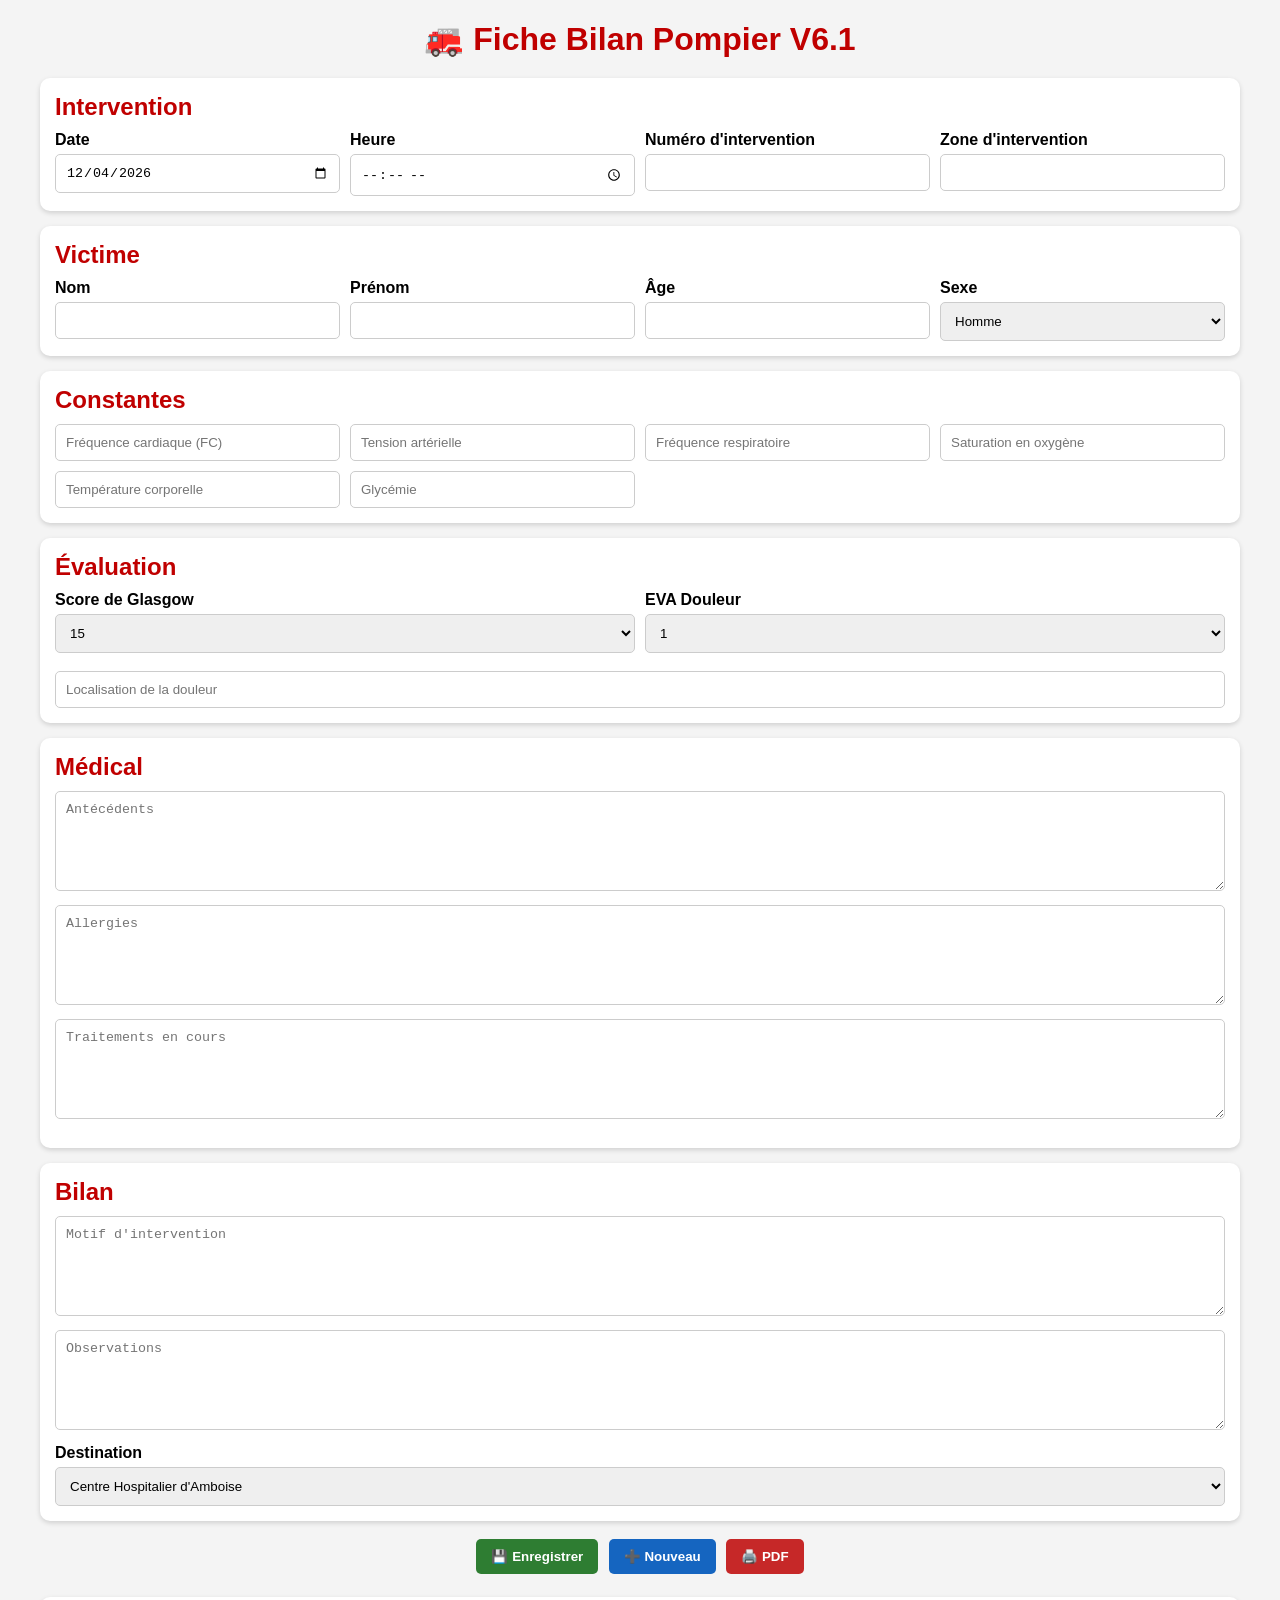
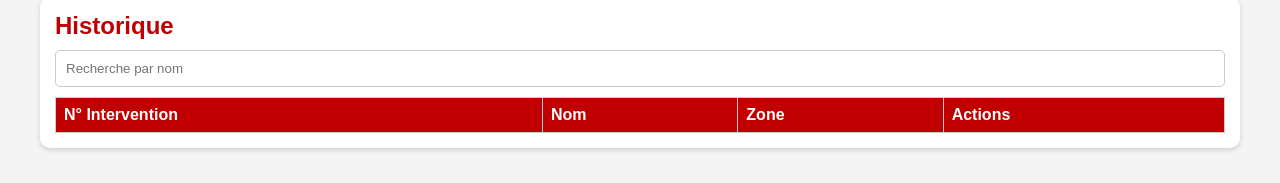
<file: index.html>
<!DOCTYPE html>
<html lang="fr">

<head>
    <meta charset="UTF-8">
    <meta name="viewport" content="width=device-width, initial-scale=1.0">
    <title>Fiche Bilan Pompier V6.1</title>

    <link rel="stylesheet" href="style.css">
</head>

<body>

    <div class="container">

        <h1>🚒 Fiche Bilan Pompier V6.1</h1>

        <div class="card">

            <h2>Intervention</h2>

            <div class="grid">

                <div>
                    <label>Date</label>
                    <input type="date" id="date">
                </div>

                <div>
                    <label>Heure</label>
                    <input type="time" id="heure">
                </div>

                <div>
                    <label>Numéro d'intervention</label>
                    <input id="intervention">
                </div>

                <div>
                    <label>Zone d'intervention</label>
                    <input id="zone">
                </div>

            </div>

        </div>

        <div class="card">

            <h2>Victime</h2>

            <div class="grid">

                <div>
                    <label>Nom</label>
                    <input id="nom">
                </div>

                <div>
                    <label>Prénom</label>
                    <input id="prenom">
                </div>

                <div>
                    <label>Âge</label>
                    <input id="age">
                </div>

                <div>
                    <label>Sexe</label>
                    <select id="sexe">
                        <option>Homme</option>
                        <option>Femme</option>
                    </select>
                </div>

            </div>

        </div>

        <div class="card">

            <h2>Constantes</h2>

            <div class="grid">

                <input id="fc" placeholder="Fréquence cardiaque (FC)">
                <input id="ta" placeholder="Tension artérielle">
                <input id="fr" placeholder="Fréquence respiratoire">
                <input id="sat" placeholder="Saturation en oxygène">
                <input id="temp" placeholder="Température corporelle">
                <input id="glycemie" placeholder="Glycémie">

            </div>

        </div>

        <div class="card">

            <h2>Évaluation</h2>

            <div class="grid">

                <div>
                    <label>Score de Glasgow</label>
                    <select id="glasgow">
                        <option>15</option>
                        <option>14</option>
                        <option>13</option>
                        <option>12</option>
                        <option>11</option>
                        <option>10</option>
                        <option>9</option>
                        <option>8</option>
                        <option>7</option>
                        <option>6</option>
                        <option>5</option>
                        <option>4</option>
                        <option>3</option>
                    </select>
                </div>

                <div>
                    <label>EVA Douleur</label>
                    <select id="eva">
                        <option>1</option>
                        <option>2</option>
                        <option>3</option>
                        <option>4</option>
                        <option>5</option>
                        <option>6</option>
                        <option>7</option>
                        <option>8</option>
                        <option>9</option>
                        <option>10</option>
                    </select>
                </div>

            </div>

            <br>

            <input
                id="douleur"
                placeholder="Localisation de la douleur">

        </div>

        <div class="card">

            <h2>Médical</h2>

            <textarea
                id="antecedents"
                placeholder="Antécédents"></textarea>

            <textarea
                id="allergies"
                placeholder="Allergies"></textarea>

            <textarea
                id="traitements"
                placeholder="Traitements en cours"></textarea>

        </div>

        <div class="card">

            <h2>Bilan</h2>

            <textarea
                id="motif"
                placeholder="Motif d'intervention"></textarea>

            <textarea
                id="observations"
                placeholder="Observations"></textarea>

            <label>Destination</label>

            <select id="destination">
                <option>Centre Hospitalier d'Amboise</option>
                <option>Laissé sur place</option>
            </select>

        </div>

        <div class="actions">

            <button onclick="saveBil()">
                💾 Enregistrer
            </button>

            <button onclick="newBil()">
                ➕ Nouveau
            </button>

            <button onclick="window.print()">
                🖨️ PDF
            </button>

        </div>

        <div id="historique" class="card">

            <h2>Historique</h2>

            <input
                id="search"
                placeholder="Recherche par nom"
                onkeyup="renderHistorique()">

            <table>

                <thead>
                    <tr>
    <th>N° Intervention</th>
    <th>Nom</th>
    <th>Zone</th>
    <th>Actions</th>
</tr>
                </thead>

                <tbody id="histBody"></tbody>

            </table>

        </div>

    </div>

    <div id="modal" class="modal">

        <div class="modal-content">

            <span
                class="close"
                onclick="closeModal()">
                ×
            </span>

            <div id="modalContent"></div>

        </div>

    </div>

    <script src="script.js"></script>

</body>

</html>
</file>
<file: style.css>
*{
    margin:0;
    padding:0;
    box-sizing:border-box;
}

body{
    font-family:Arial,sans-serif;
    background:#f4f4f4;
    padding:20px;
}

.container{
    max-width:1200px;
    margin:auto;
}

h1{
    text-align:center;
    margin-bottom:20px;
    color:#c00000;
}

.card{
    background:white;
    border-radius:10px;
    padding:15px;
    margin-bottom:15px;
    box-shadow:0 2px 5px rgba(0,0,0,.15);
}

.card h2{
    color:#c00000;
    margin-bottom:10px;
}

.grid{
    display:grid;
    grid-template-columns:repeat(auto-fit,minmax(250px,1fr));
    gap:10px;
}

label{
    display:block;
    margin-bottom:5px;
    font-weight:bold;
}

input,
select,
textarea{
    width:100%;
    padding:10px;
    border:1px solid #ccc;
    border-radius:5px;
}

textarea{
    min-height:100px;
    resize:vertical;
    margin-bottom:10px;
}

.actions{
    text-align:center;
    margin-bottom:20px;
}

button{
    padding:10px 15px;
    border:none;
    border-radius:5px;
    cursor:pointer;
    margin:3px;
    color:white;
    font-weight:bold;
}

button:hover{
    opacity:0.9;
}

.actions button:nth-child(1){
    background:#2e7d32;
}

.actions button:nth-child(2){
    background:#1565c0;
}

.actions button:nth-child(3){
    background:#c62828;
}

.btn-view{
    background:#6a1b9a;
}

.btn-edit{
    background:#1976d2;
}

.btn-delete{
    background:#ef6c00;
}

table{
    width:100%;
    border-collapse:collapse;
    margin-top:10px;
}

table th{
    background:#c00000;
    color:white;
}

table th,
table td{
    border:1px solid #ccc;
    padding:8px;
    text-align:left;
}

.modal{
    display:none;
    position:fixed;
    top:0;
    left:0;
    width:100%;
    height:100%;
    background:rgba(0,0,0,.8);
}

.modal-content{
    background:white;
    width:90%;
    max-width:900px;
    margin:30px auto;
    padding:20px;
    border-radius:10px;
    max-height:90vh;
    overflow:auto;
}

.close{
    float:right;
    font-size:30px;
    cursor:pointer;
    color:red;
}

.close:hover{
    color:black;
}

@media(max-width:768px){

    .grid{
        grid-template-columns:1fr;
    }

    table{
        display:block;
        overflow-x:auto;
    }

}

@media print{

    .actions,
    #historique{
        display:none;
    }

    body{
        background:white;
    }

}
</file>
